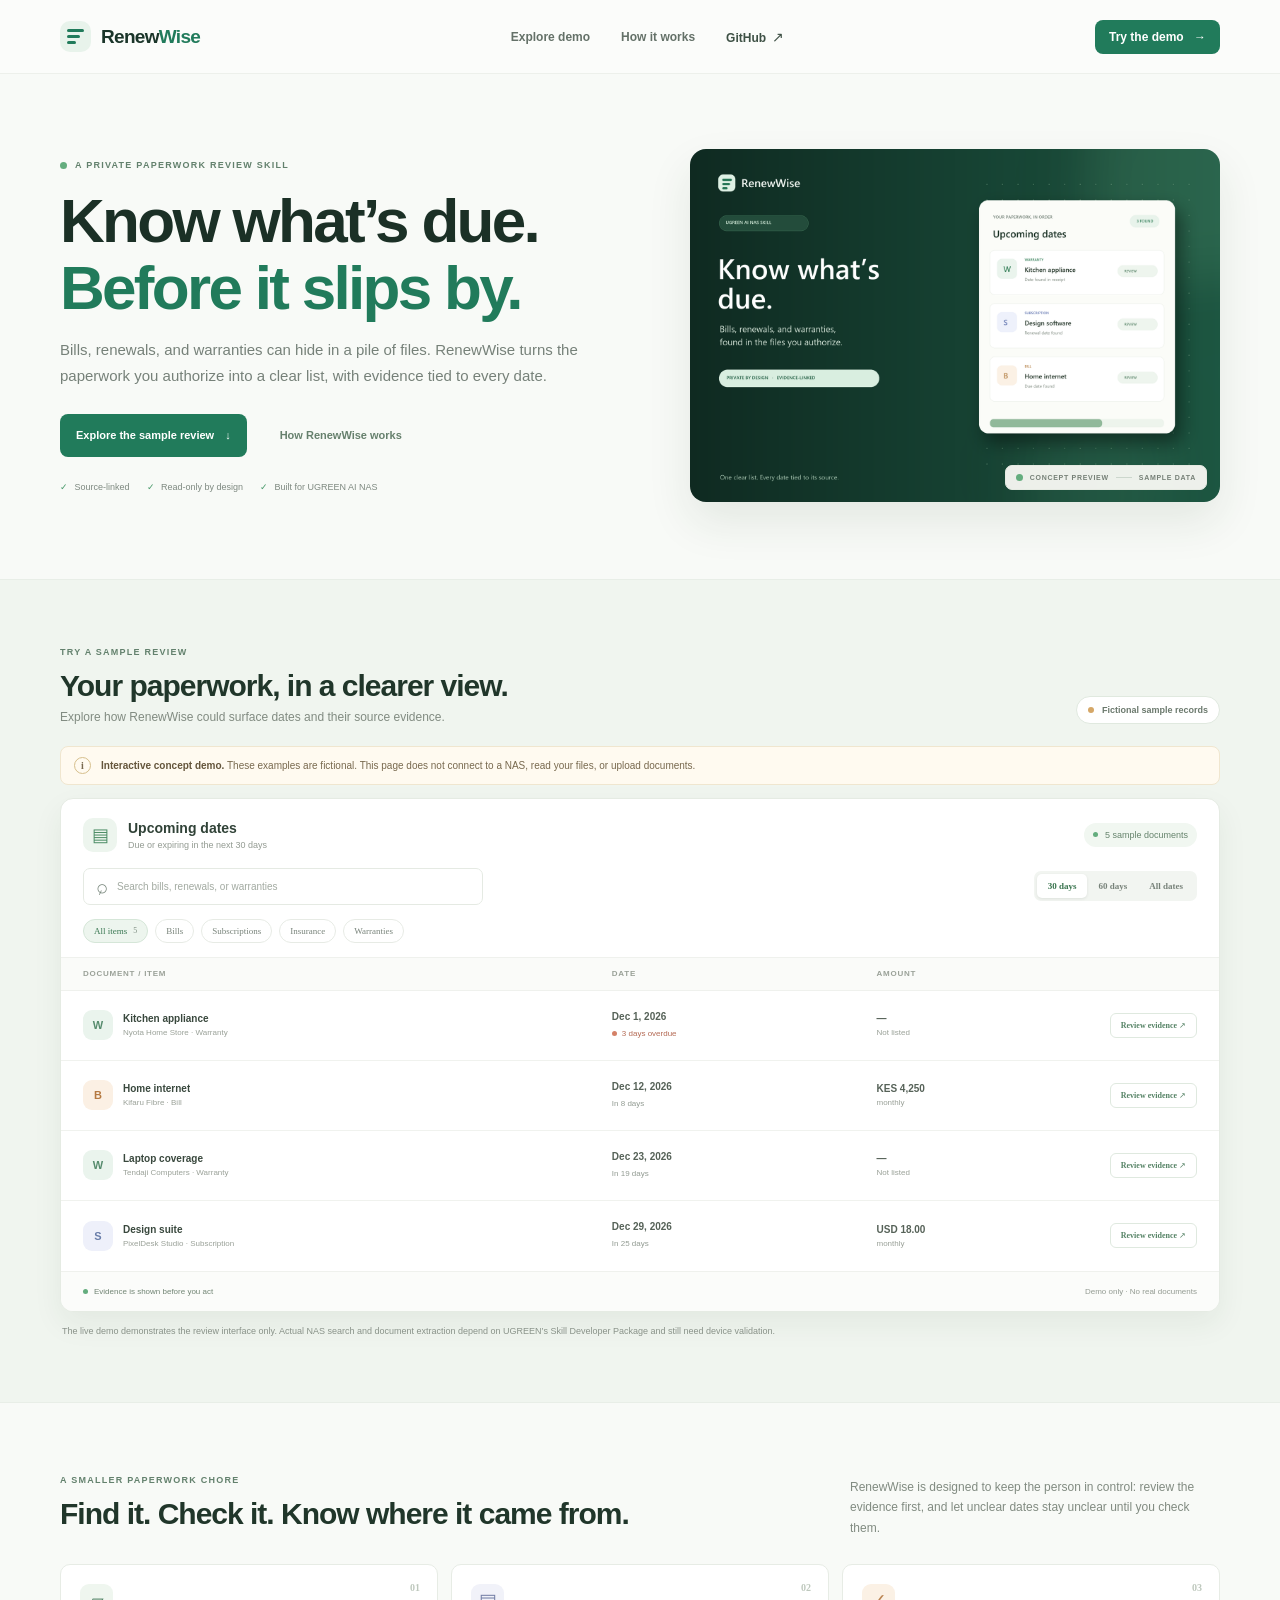
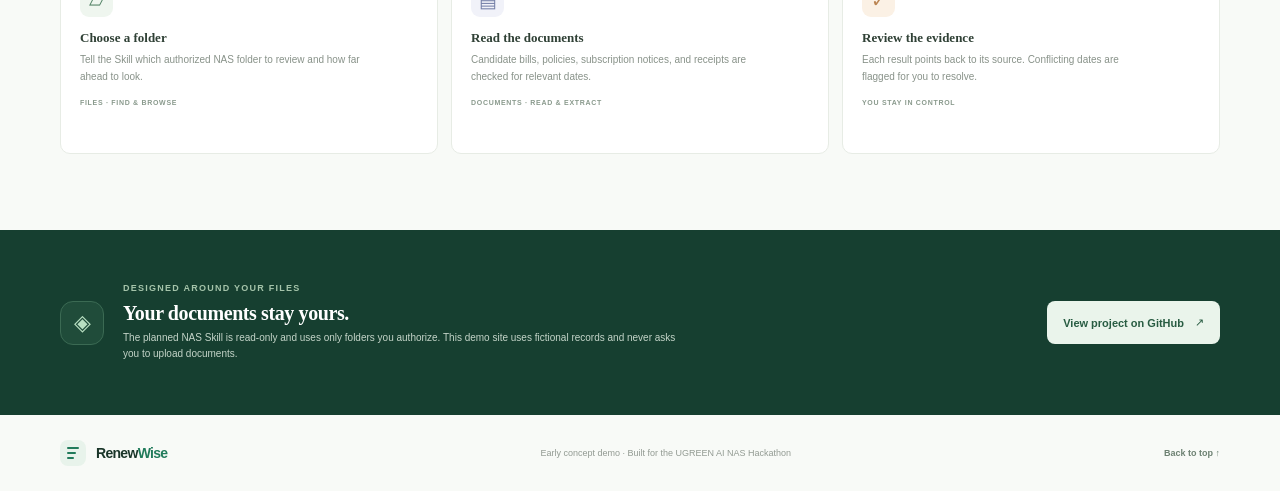
<file: docs/index.html>
<!doctype html>
<html lang="en">
  <head>
    <meta charset="utf-8" />
    <meta name="viewport" content="width=device-width, initial-scale=1" />
    <meta name="theme-color" content="#f6f8f4" />
    <meta name="description" content="RenewWise helps you review upcoming bills, renewals, and warranty dates with evidence linked to each source document." />
    <meta property="og:title" content="RenewWise — Know what’s due" />
    <meta property="og:description" content="A private, evidence-linked paperwork review Skill for UGREEN AI NAS." />
    <meta property="og:image" content="./assets/RenewWise_Thumbnail.png" />
    <title>RenewWise — Know what’s due</title>
    <link rel="icon" href="data:image/svg+xml,%3Csvg xmlns='http://www.w3.org/2000/svg' viewBox='0 0 40 40'%3E%3Crect width='40' height='40' rx='12' fill='%231c7658'/%3E%3Cpath d='M12 13h16M12 20h12M12 27h8' stroke='white' stroke-width='3' stroke-linecap='round'/%3E%3C/svg%3E" />
    <link rel="stylesheet" href="./styles.css" />
  </head>
  <body>
    <header class="site-header">
      <a class="wordmark" href="#top" aria-label="RenewWise home"><span class="mark" aria-hidden="true"><i></i><i></i><i></i></span><span>Renew<span>Wise</span></span></a>
      <nav class="main-nav" aria-label="Main navigation">
        <a href="#demo">Explore demo</a>
        <a href="#how-it-works">How it works</a>
        <a class="github-link" href="https://github.com/victormawira05-lgtm/RenewWise" target="_blank" rel="noreferrer">GitHub <span aria-hidden="true">↗</span></a>
      </nav>
      <a class="nav-cta" href="#demo">Try the demo <span aria-hidden="true">→</span></a>
    </header>

    <main id="top">
      <section class="hero wrap">
        <div class="hero-copy">
          <div class="eyebrow"><span class="eyebrow-dot"></span> A PRIVATE PAPERWORK REVIEW SKILL</div>
          <h1>Know what’s due.<br /><em>Before it slips by.</em></h1>
          <p class="hero-lede">Bills, renewals, and warranties can hide in a pile of files. RenewWise turns the paperwork you authorize into a clear list, with evidence tied to every date.</p>
          <div class="hero-actions"><a class="button button-primary" href="#demo">Explore the sample review <span aria-hidden="true">↓</span></a><a class="button button-quiet" href="#how-it-works">How RenewWise works</a></div>
          <div class="trust-row"><span><b>✓</b> Source-linked</span><span><b>✓</b> Read-only by design</span><span><b>✓</b> Built for UGREEN AI NAS</span></div>
        </div>
        <div class="hero-art"><img src="./assets/RenewWise_Thumbnail.png" alt="RenewWise concept illustration showing a review list of upcoming household dates" /><div class="art-caption"><span class="status-dot"></span> CONCEPT PREVIEW <span class="caption-line"></span> SAMPLE DATA</div></div>
      </section>

      <section id="demo" class="demo-section">
        <div class="wrap">
          <div class="section-heading demo-heading"><div><div class="eyebrow">TRY A SAMPLE REVIEW</div><h2>Your paperwork, in a clearer view.</h2><p>Explore how RenewWise could surface dates and their source evidence.</p></div><div class="sample-badge"><span></span> Fictional sample records</div></div>
          <div class="demo-notice"><span class="notice-icon" aria-hidden="true">i</span><p><b>Interactive concept demo.</b> These examples are fictional. This page does not connect to a NAS, read your files, or upload documents.</p></div>

          <div class="review-card">
            <div class="review-top"><div class="review-title"><div class="file-stack" aria-hidden="true"><span>▤</span></div><div><h3>Upcoming dates</h3><p id="range-caption">Due or expiring in the next 30 days</p></div></div><div class="scan-pill"><span></span> 5 sample documents</div></div>
            <div class="toolbar"><div class="search-box"><span aria-hidden="true">⌕</span><input id="search" type="search" placeholder="Search bills, renewals, or warranties" aria-label="Search sample records" /><button id="clear-search" class="clear-search" type="button" aria-label="Clear search" hidden>×</button></div><div class="range-tabs" role="group" aria-label="Date range"><button class="range-tab is-active" data-range="30" type="button">30 days</button><button class="range-tab" data-range="60" type="button">60 days</button><button class="range-tab" data-range="all" type="button">All dates</button></div></div>
            <div class="category-row" role="group" aria-label="Filter by category"><button class="category-chip is-active" data-category="all" type="button">All items <span id="all-count">5</span></button><button class="category-chip" data-category="bill" type="button">Bills</button><button class="category-chip" data-category="subscription" type="button">Subscriptions</button><button class="category-chip" data-category="insurance" type="button">Insurance</button><button class="category-chip" data-category="warranty" type="button">Warranties</button></div>
            <div class="table-head"><span>DOCUMENT / ITEM</span><span>DATE</span><span>AMOUNT</span><span></span></div>
            <div id="results" class="results" aria-live="polite"></div>
            <div id="empty-state" class="empty-state" hidden><span class="empty-icon">⌕</span><b>No matching sample records</b><p>Try a different category, date range, or search.</p><button id="reset-filters" type="button">Reset filters</button></div>
            <div class="review-footer"><span><span class="tiny-green-dot"></span> Evidence is shown before you act</span><span>Demo only · No real documents</span></div>
          </div>
          <p class="demo-footnote">The live demo demonstrates the review interface only. Actual NAS search and document extraction depend on UGREEN’s Skill Developer Package and still need device validation.</p>
        </div>
      </section>

      <section id="how-it-works" class="how-section wrap">
        <div class="section-heading"><div><div class="eyebrow">A SMALLER PAPERWORK CHORE</div><h2>Find it. Check it. Know where it came from.</h2></div><p class="section-intro">RenewWise is designed to keep the person in control: review the evidence first, and let unclear dates stay unclear until you check them.</p></div>
        <div class="steps-grid">
          <article class="step-card"><div class="step-number">01</div><div class="step-icon folder-icon" aria-hidden="true">▱</div><h3>Choose a folder</h3><p>Tell the Skill which authorized NAS folder to review and how far ahead to look.</p><span class="step-label">FILES · FIND & BROWSE</span></article>
          <article class="step-card"><div class="step-number">02</div><div class="step-icon doc-icon" aria-hidden="true">▤</div><h3>Read the documents</h3><p>Candidate bills, policies, subscription notices, and receipts are checked for relevant dates.</p><span class="step-label">DOCUMENTS · READ & EXTRACT</span></article>
          <article class="step-card"><div class="step-number">03</div><div class="step-icon check-icon" aria-hidden="true">✓</div><h3>Review the evidence</h3><p>Each result points back to its source. Conflicting dates are flagged for you to resolve.</p><span class="step-label">YOU STAY IN CONTROL</span></article>
        </div>
      </section>

      <section class="privacy-band"><div class="wrap privacy-inner"><div class="privacy-mark" aria-hidden="true">◈</div><div><div class="eyebrow">DESIGNED AROUND YOUR FILES</div><h2>Your documents stay yours.</h2><p>The planned NAS Skill is read-only and uses only folders you authorize. This demo site uses fictional records and never asks you to upload documents.</p></div><a href="https://github.com/victormawira05-lgtm/RenewWise" target="_blank" rel="noreferrer" class="button button-light">View project on GitHub <span aria-hidden="true">↗</span></a></div></section>
    </main>

    <footer class="site-footer wrap"><a class="wordmark footer-mark" href="#top"><span class="mark" aria-hidden="true"><i></i><i></i><i></i></span><span>Renew<span>Wise</span></span></a><p>Early concept demo · Built for the UGREEN AI NAS Hackathon</p><a href="#top" class="back-top">Back to top ↑</a></footer>

    <dialog id="evidence-dialog" class="evidence-dialog" aria-labelledby="dialog-title"><form method="dialog"><button class="dialog-close" aria-label="Close evidence">×</button></form><div class="dialog-eyebrow"><span class="dialog-dot"></span> SOURCE EVIDENCE</div><h2 id="dialog-title">Document evidence</h2><p id="dialog-subtitle" class="dialog-subtitle"></p><blockquote id="dialog-evidence"></blockquote><div class="dialog-file"><span aria-hidden="true">▤</span><div><small>SAMPLE SOURCE DOCUMENT</small><b id="dialog-file-name"></b></div><span class="sample-only">FICTIONAL</span></div><p class="dialog-note">In the planned Skill, this source reference would point to a document in the folder you authorized.</p></dialog>
    <script src="./app.js" defer></script>
  </body>
</html>
</file>
<file: docs/styles.css>
:root{font-family:'DM Sans',sans-serif;color:#24342c;background:#f8faf7;font-synthesis:none;text-rendering:optimizeLegibility;--green:#217b5b;--dark:#143b2e;--muted:#758178;--border:#e6ebe5;--mint:#eff6f0}*{box-sizing:border-box}html{scroll-behavior:smooth;scroll-padding-top:88px}body{margin:0;min-width:320px}.wrap{width:min(1160px,calc(100% - 48px));margin:0 auto}.site-header{height:74px;padding:0 max(24px,calc((100vw - 1160px)/2));display:flex;align-items:center;justify-content:space-between;background:#fbfcfa;border-bottom:1px solid #edf0eb;position:sticky;top:0;z-index:10}.wordmark{display:inline-flex;align-items:center;gap:10px;color:#1a3529;text-decoration:none;font:800 19px Manrope,sans-serif;letter-spacing:-.7px}.wordmark>span:last-child>span{color:var(--green)}.mark{width:31px;height:31px;display:flex;flex-direction:column;justify-content:center;gap:3px;padding:7px;border-radius:10px;background:#e8f3eb}.mark i{display:block;height:3px;border-radius:3px;background:var(--green)}.mark i:nth-child(2){width:75%}.mark i:nth-child(3){width:55%}.main-nav{display:flex;align-items:center;gap:31px}.main-nav a,.nav-cta{font-size:12px;font-weight:600;color:#647168;text-decoration:none}.main-nav a:hover,.back-top:hover{color:var(--green)}.main-nav .github-link{color:#3e5145}.github-link span{font-size:14px;margin-left:3px}.nav-cta{background:var(--green);color:#fff;padding:10px 14px;border-radius:8px}.nav-cta:hover,.button-primary:hover{background:#176647}.nav-cta span{margin-left:7px}.hero{padding:75px 0 77px;display:grid;grid-template-columns:1.04fr .96fr;align-items:center;gap:56px}.eyebrow{display:flex;align-items:center;gap:8px;font-size:9px;line-height:1.3;letter-spacing:1.25px;font-weight:700;color:#63816d}.eyebrow-dot,.status-dot,.sample-badge span,.scan-pill span,.tiny-green-dot{display:inline-block;width:7px;height:7px;background:#64ad7e;border-radius:50%}.hero h1{font:700 clamp(39px,5.1vw,62px)/1.07 Manrope,sans-serif;letter-spacing:-2.7px;margin:17px 0 16px;color:#1b3026}.hero h1 em{font-style:normal;color:var(--green)}.hero-lede{max-width:520px;color:#768179;font-size:15px;line-height:1.75;margin:0}.hero-actions{display:flex;align-items:center;gap:17px;margin-top:24px}.button{height:43px;display:inline-flex;align-items:center;justify-content:center;gap:11px;padding:0 16px;border-radius:8px;text-decoration:none;font-size:11px;font-weight:700;transition:background .15s,transform .15s}.button:hover{transform:translateY(-1px)}.button-primary{background:var(--green);color:white}.button-quiet{color:#66806d}.button-quiet:hover{background:#edf4ef}.trust-row{display:flex;flex-wrap:wrap;gap:17px;margin-top:25px;color:#7e8980;font-size:9px}.trust-row b{color:#4b9a6c;margin-right:4px}.hero-art{position:relative}.hero-art img{display:block;width:100%;height:auto;border-radius:16px;box-shadow:0 20px 45px #1b3d2418}.art-caption{position:absolute;right:13px;bottom:12px;display:flex;align-items:center;gap:7px;background:#fffefaeb;backdrop-filter:blur(8px);padding:8px 10px;border:1px solid #e5eae2;border-radius:7px;color:#768077;font-size:7px;font-weight:700;letter-spacing:.7px}.caption-line{width:16px;height:1px;background:#ccd7cd}.demo-section{background:#f0f5ef;padding:67px 0 64px;border-top:1px solid #e8eee7;border-bottom:1px solid #e8eee7}.section-heading{display:flex;align-items:flex-end;justify-content:space-between;gap:24px}.section-heading h2{font:700 30px/1.2 Manrope,sans-serif;letter-spacing:-1px;color:#20362a;margin:9px 0 6px}.section-heading p{font-size:12px;color:#818b81;margin:0}.sample-badge{display:flex;align-items:center;gap:8px;padding:8px 11px;background:#fff;border:1px solid #e0e9df;border-radius:20px;color:#6b796d;font-size:9px;font-weight:600;white-space:nowrap}.sample-badge span{width:6px;height:6px;background:#d5a767}.demo-notice{display:flex;align-items:center;gap:10px;margin:22px 0 13px;padding:10px 13px;background:#fffaf0;border:1px solid #f0e6cf;border-radius:8px;color:#78694e}.demo-notice p{font-size:10px;line-height:1.5;margin:0}.demo-notice b{color:#64553b}.notice-icon{width:17px;height:17px;display:grid;place-items:center;border:1px solid #d6bf8c;border-radius:50%;font:700 10px Georgia;flex:none}.review-card{background:white;border:1px solid #e5ebe3;border-radius:13px;box-shadow:0 12px 30px #253c2510;overflow:hidden}.review-top{padding:19px 22px 16px;display:flex;align-items:center;justify-content:space-between}.review-title{display:flex;align-items:center;gap:11px}.file-stack{width:34px;height:34px;display:grid;place-items:center;border-radius:10px;background:#edf5ee;color:#4d8d66;font-size:18px}.review-title h3{margin:0;font:700 14px Manrope,sans-serif;color:#304237}.review-title p{margin:4px 0 0;font-size:9px;color:#939b92}.scan-pill{display:flex;align-items:center;gap:7px;padding:7px 9px;border-radius:20px;background:#f1f7f1;color:#65836c;font-size:9px}.scan-pill span{width:5px;height:5px}.toolbar{display:flex;align-items:center;justify-content:space-between;gap:12px;padding:0 22px 14px}.search-box{height:37px;display:flex;align-items:center;gap:8px;flex:1;max-width:400px;padding:0 11px;border:1px solid #e5eae3;border-radius:7px;color:#7d8b80}.search-box>span{font-size:20px;line-height:1;transform:rotate(-20deg)}.search-box input{flex:1;min-width:0;border:0;outline:0;color:#445248;font:10px 'DM Sans',sans-serif;background:transparent}.search-box input::placeholder{color:#a2aaa1}.clear-search{border:0;background:transparent;color:#849087;font-size:17px;cursor:pointer}.range-tabs{display:flex;padding:3px;background:#f2f5f1;border-radius:7px}.range-tab{border:0;background:transparent;color:#778279;border-radius:5px;padding:7px 11px;font:600 9px 'DM Sans';cursor:pointer}.range-tab.is-active{background:white;color:#39744e;box-shadow:0 1px 3px #29382a19}.category-row{display:flex;gap:7px;padding:0 22px 14px;overflow-x:auto}.category-chip{display:flex;align-items:center;gap:6px;border:1px solid #e7ebe5;background:#fff;border-radius:20px;padding:6px 10px;color:#79847b;font:500 9px 'DM Sans';white-space:nowrap;cursor:pointer}.category-chip:hover{border-color:#b7cfbc}.category-chip.is-active{border-color:#d5e6d8;background:#edf5ee;color:#397752}.category-chip span{font-size:8px;color:#819084}.table-head,.record-row{display:grid;grid-template-columns:minmax(220px,1.65fr) minmax(130px,.8fr) minmax(100px,.6fr) 118px;align-items:center;gap:16px;padding-left:22px;padding-right:22px}.table-head{height:34px;background:#fafbf9;border-top:1px solid #eff1ed;border-bottom:1px solid #eff1ed;color:#9aa198;font-size:8px;font-weight:700;letter-spacing:.75px}.record-row{min-height:70px;border-bottom:1px solid #f0f2ee}.record-row:last-child{border-bottom:0}.item-cell{display:flex;align-items:center;gap:10px;min-width:0}.type-icon{width:30px;height:30px;display:grid;place-items:center;border-radius:9px;font:700 11px Manrope,sans-serif;flex:none}.type-icon.bill{color:#b57941;background:#fbf0e4}.type-icon.subscription{color:#697da9;background:#eef0fa}.type-icon.insurance{color:#668653;background:#eff5e9}.type-icon.warranty{color:#568b6d;background:#eaf4ed}.item-copy{min-width:0}.item-copy strong{display:block;overflow:hidden;text-overflow:ellipsis;white-space:nowrap;font-size:10px;color:#39483d}.item-copy small{display:block;overflow:hidden;text-overflow:ellipsis;white-space:nowrap;margin-top:4px;color:#9aa198;font-size:8px}.date-cell strong,.amount-cell strong{display:block;font-size:10px;font-weight:600;color:#566258}.date-cell small{display:inline-flex;align-items:center;gap:5px;margin-top:4px;color:#929b92;font-size:8px}.date-cell .overdue{color:#b46a54}.date-cell .overdue:before{content:'';width:5px;height:5px;border-radius:50%;background:#d48167}.amount-cell small{display:block;margin-top:4px;color:#9aa198;font-size:8px}.evidence-button{justify-self:end;border:1px solid #dfe9df;background:#fff;color:#548264;border-radius:6px;padding:7px 10px;font:600 8px 'DM Sans';cursor:pointer}.evidence-button:hover{background:#edf5ee}.review-footer{height:40px;display:flex;align-items:center;justify-content:space-between;padding:0 22px;background:#fbfcfa;border-top:1px solid #eff1ed;color:#939b92;font-size:8px}.review-footer span:first-child{display:flex;align-items:center;gap:6px;color:#718574}.tiny-green-dot{width:5px;height:5px}.demo-footnote{margin:12px 2px 0;color:#899289;font-size:9px;line-height:1.6}.empty-state{padding:34px 15px;text-align:center;color:#7c867e}.empty-icon{display:block;margin-bottom:7px;color:#79a183;font-size:24px}.empty-state b{font-size:11px}.empty-state p{font-size:9px}.empty-state button{border:0;background:transparent;color:#397752;font:600 9px 'DM Sans';cursor:pointer}.how-section{padding:72px 0 76px}.section-intro{max-width:370px;color:#849087;font-size:11px;line-height:1.7}.steps-grid{display:grid;grid-template-columns:repeat(3,1fr);gap:13px;margin-top:26px}.step-card{position:relative;min-height:190px;padding:19px;background:white;border:1px solid #e7ece5;border-radius:10px}.step-number{position:absolute;right:17px;top:17px;color:#bec8bd;font:600 10px Manrope}.step-icon{width:33px;height:33px;display:grid;place-items:center;border-radius:9px;background:#eff6ef;color:#518264;font-size:19px}.doc-icon{background:#f1f2f9;color:#7580a7}.check-icon{background:#fbf1e5;color:#bb8552}.step-card h3{margin:13px 0 6px;color:#304136;font:700 13px Manrope}.step-card p{max-width:280px;margin:0;color:#889289;font-size:10px;line-height:1.65}.step-label{display:block;margin-top:14px;color:#8a9a8d;font-size:7px;font-weight:700;letter-spacing:.7px}.privacy-band{background:#163f30;color:#fff}.privacy-inner{min-height:185px;display:flex;align-items:center;gap:19px;padding-top:24px;padding-bottom:24px}.privacy-mark{width:44px;height:44px;border:1px solid #3b6a53;background:#204c3a;color:#b8dfc1;border-radius:13px;display:grid;place-items:center;font-size:22px;flex:none}.privacy-inner .eyebrow{color:#a5c4aa}.privacy-inner h2{margin:8px 0 5px;font:700 20px Manrope;letter-spacing:-.4px}.privacy-inner p{max-width:560px;margin:0;color:#c5d5c9;font-size:10px;line-height:1.6}.button-light{margin-left:auto;background:#eaf4eb;color:#285c42;white-space:nowrap}.button-light:hover{background:#d8eadc}.site-footer{height:76px;display:flex;align-items:center;justify-content:space-between}.footer-mark{font-size:14px}.footer-mark .mark{width:26px;height:26px;border-radius:8px}.site-footer p{color:#929a92;font-size:9px}.back-top{color:#6d8172;text-decoration:none;font-size:9px;font-weight:600}.evidence-dialog{width:min(430px,calc(100% - 30px));border:1px solid #e4eae2;border-radius:14px;padding:24px;box-shadow:0 25px 80px #14271e3b;color:#293b30}.evidence-dialog::backdrop{background:#12271d80;backdrop-filter:blur(3px)}.evidence-dialog form{position:absolute;top:12px;right:12px}.dialog-close{width:28px;height:28px;border:0;border-radius:50%;background:#f1f5f0;color:#758078;font-size:19px;cursor:pointer}.dialog-eyebrow{display:flex;align-items:center;gap:7px;color:#63816d;font-size:8px;font-weight:700;letter-spacing:1px}.dialog-dot{width:6px;height:6px;border-radius:50%;background:#66a779}.evidence-dialog h2{margin:10px 0 4px;font:700 20px Manrope;letter-spacing:-.5px}.dialog-subtitle{margin:0 0 15px;color:#8b948c;font-size:10px}.evidence-dialog blockquote{margin:0;padding:14px;border-left:3px solid #8db69a;border-radius:0 8px 8px 0;background:#f4f8f3;color:#48594b;font:500 12px/1.7 'DM Sans'}.dialog-file{display:flex;align-items:center;gap:10px;margin-top:15px;padding:11px;border:1px solid #e9ede6;border-radius:8px}.dialog-file>span:first-child{width:30px;height:30px;display:grid;place-items:center;background:#eff5ef;color:#628a6a;border-radius:8px}.dialog-file div{display:flex;flex:1;flex-direction:column;gap:3px;min-width:0}.dialog-file small{font-size:7px;color:#99a198;letter-spacing:.6px}.dialog-file b{overflow:hidden;text-overflow:ellipsis;white-space:nowrap;font-size:9px;color:#546157}.sample-only{color:#9a8a65;font-size:7px;font-weight:700;letter-spacing:.5px}.dialog-note{margin:11px 0 0;color:#919991;font-size:8px;line-height:1.6}[hidden]{display:none!important}@media(max-width:800px){.hero{gap:28px;padding:55px 0}.hero h1{font-size:48px}.trust-row{gap:10px}.table-head,.record-row{grid-template-columns:minmax(180px,1.4fr) minmax(118px,.8fr) minmax(80px,.6fr) 105px;gap:9px;padding-left:15px;padding-right:15px}.toolbar,.review-top{padding-left:15px;padding-right:15px}.category-row{padding-left:15px;padding-right:15px}.table-head{font-size:7px}.item-copy strong,.date-cell strong,.amount-cell strong{font-size:9px}.evidence-button{padding:7px 8px}.review-footer{padding:0 15px}}@media(max-width:620px){.wrap{width:calc(100% - 32px)}.site-header{height:62px;padding:0 16px}.main-nav{gap:14px}.main-nav a{font-size:10px}.main-nav a:first-child{display:none}.nav-cta{font-size:10px;padding:9px 10px}.wordmark{font-size:17px}.hero{grid-template-columns:1fr;gap:27px;padding:45px 0 50px}.hero h1{font-size:46px;letter-spacing:-2px}.hero-lede{font-size:13px}.trust-row{font-size:8px}.hero-art{max-width:500px}.demo-section{padding:48px 0}.section-heading{align-items:flex-start;flex-direction:column;gap:13px}.section-heading h2{font-size:24px}.demo-heading{margin-bottom:16px}.demo-notice{align-items:flex-start}.review-top{padding-top:15px;padding-bottom:13px}.scan-pill{font-size:8px}.toolbar{align-items:stretch;flex-direction:column}.search-box{max-width:none}.range-tabs{align-self:flex-start}.category-row{gap:6px}.table-head{grid-template-columns:minmax(145px,1.4fr) minmax(88px,.9fr) 82px;padding-left:12px;padding-right:12px}.table-head span:nth-child(4){display:none}.record-row{grid-template-columns:minmax(145px,1.4fr) minmax(88px,.9fr) 82px;padding:11px 12px;gap:8px}.record-row .evidence-button{grid-column:1/-1;justify-self:start;margin-left:40px;padding:6px 9px}.item-cell{gap:7px}.type-icon{width:27px;height:27px}.amount-cell{font-size:9px}.review-footer{padding:0 12px;font-size:7px}.how-section{padding:52px 0}.steps-grid{grid-template-columns:1fr;gap:9px;margin-top:18px}.step-card{min-height:145px}.step-card p{max-width:400px}.section-intro{font-size:10px}.privacy-inner{align-items:flex-start;flex-wrap:wrap;gap:12px;padding-top:30px;padding-bottom:30px}.privacy-inner>div:nth-child(2){flex:1;min-width:210px}.privacy-inner h2{font-size:18px}.privacy-inner p{font-size:9px}.button-light{margin-left:56px;height:39px}.site-footer{height:auto;min-height:72px;gap:10px;flex-wrap:wrap;padding:15px 0}.site-footer p{order:3;width:100%;margin:0}.back-top{margin-left:auto}}@media(max-width:370px){.main-nav a:nth-child(2){display:none}.hero-actions{align-items:flex-start;flex-direction:column;gap:8px}.button{width:100%}.review-title h3{font-size:12px}.scan-pill{font-size:0}.scan-pill span{margin:0}.record-row{grid-template-columns:minmax(125px,1.2fr) minmax(78px,.8fr) 66px}.table-head{grid-template-columns:minmax(125px,1.2fr) minmax(78px,.8fr) 66px}.category-chip{padding:6px 8px}}
</file>
